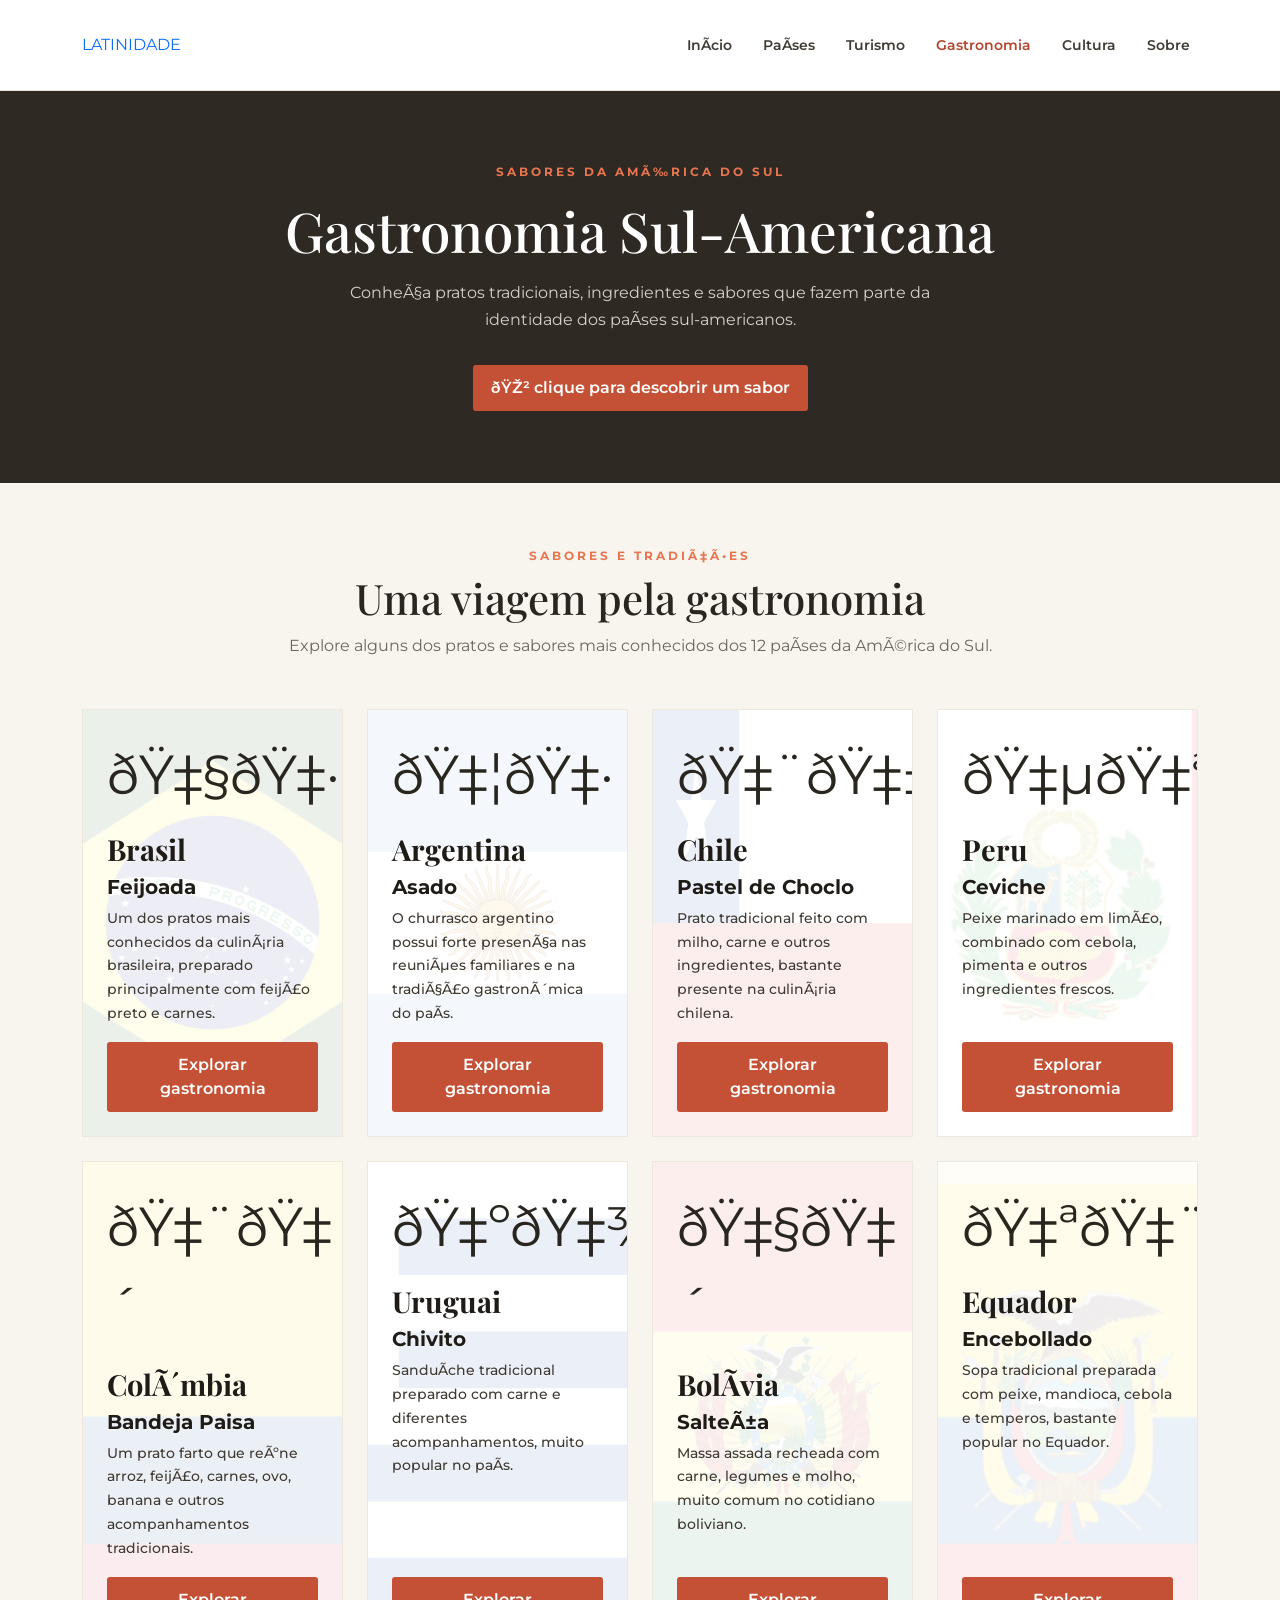
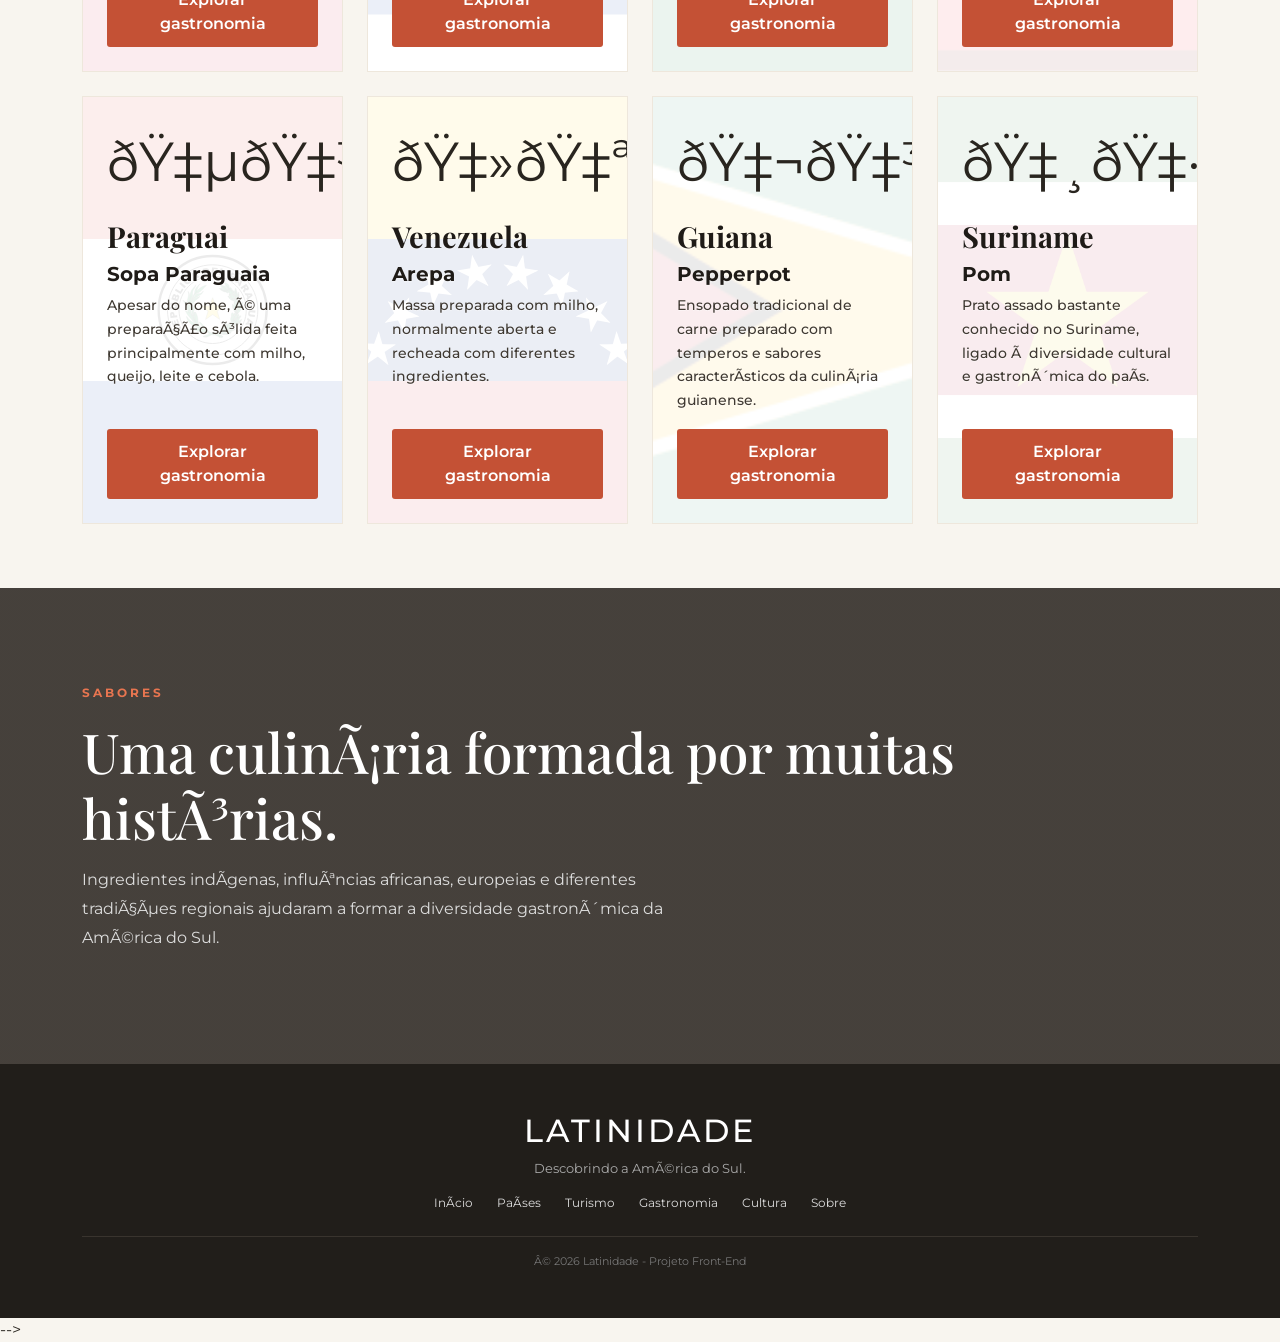
<file: gastronomia.html>
<!-- <!DOCTYPE html>
<html lang="pt-BR">

<head>
    <meta charset="UTF-8">

    <meta name="viewport" content="width=device-width, initial-scale=1.0">

    <title>Gastronomia | Latinidade</title>

    <!-- Bootstrap -->
<link href="https://cdn.jsdelivr.net/npm/bootstrap@5.3.3/dist/css/bootstrap.min.css" rel="stylesheet">

<!-- CSS do projeto -->
<link rel="stylesheet" href="css/style.css">


<!-- Ajustes específicos da Gastronomia -->
<style>
    .food-card {
        display: flex;
        flex-direction: column;
        height: 100%;
        transition: transform 0.3s ease, box-shadow 0.3s ease;
    }

    .food-card:hover {
        transform: translateY(-6px);
        box-shadow: 0 12px 28px rgba(0, 0, 0, 0.12);
    }

    .food-card p {
        min-height: 95px;
    }

    .food-card .btn-card {
        margin-top: auto;
    }


    /* IMAGEM DO MODAL */

    .food-modal-hero {
        height: 250px;

        background-size: cover;
        background-position: center;

        position: relative;

        border-radius: 8px 8px 0 0;

        overflow: hidden;
    }


    .food-modal-hero::after {
        content: "";

        position: absolute;

        inset: 0;

        background: linear-gradient(to top,
                rgba(30, 25, 20, 0.92),
                rgba(30, 25, 20, 0.10));
    }


    .food-modal-content {
        position: absolute;

        left: 30px;
        bottom: 25px;

        color: white;

        z-index: 2;
    }


    .food-modal-content .flag {
        font-size: 34px;
    }


    .food-modal-content h2 {
        font-family: "Playfair Display", serif;

        font-size: 34px;

        margin: 5px 0;
    }


    .food-modal-content p {
        margin: 0;

        opacity: 0.9;
    }


    .food-modal-close {
        position: absolute;

        top: 18px;
        right: 18px;

        z-index: 3;

        background-color: rgba(255, 255, 255, 0.9);

        border-radius: 50%;

        padding: 9px;
    }


    .food-info {
        border-left: 3px solid #b5462e;

        padding-left: 15px;

        margin-bottom: 22px;
    }


    .food-info strong {
        display: block;

        color: #b5462e;

        margin-bottom: 5px;
    }


    @media (max-width: 576px) {

        .food-modal-hero {
            height: 210px;
        }

        .food-modal-content {
            left: 20px;
            bottom: 20px;
        }

        .food-modal-content h2 {
            font-size: 27px;
        }

    }
</style>

</head>



<body>


    <!-- =================================
     MENU
================================= -->

    <header>

        <nav class="navbar navbar-expand-lg">

            <div class="container">

                <a href="index.html" class="logo">
                    LATINIDADE
                </a>


                <button class="navbar-toggler" type="button" data-bs-toggle="collapse" data-bs-target="#menuPrincipal">

                    <span class="navbar-toggler-icon"></span>

                </button>


                <div class="collapse navbar-collapse" id="menuPrincipal">

                    <ul class="navbar-nav ms-auto">

                        <li class="nav-item">
                            <a class="nav-link" href="index.html">
                                Início
                            </a>
                        </li>


                        <li class="nav-item">
                            <a class="nav-link" href="paises.html">
                                Países
                            </a>
                        </li>


                        <li class="nav-item">
                            <a class="nav-link" href="turismo.html">
                                Turismo
                            </a>
                        </li>


                        <li class="nav-item">
                            <a class="nav-link active" href="gastronomia.html">
                                Gastronomia
                            </a>
                        </li>


                        <li class="nav-item">
                            <a class="nav-link" href="cultura.html">
                                Cultura
                            </a>
                        </li>


                        <li class="nav-item">
                            <a class="nav-link" href="sobre.html">
                                Sobre
                            </a>
                        </li>

                    </ul>

                </div>

            </div>

        </nav>

    </header>



    <main>


        <!-- =================================
     CABEÇALHO
================================= -->

        <section class="page-header py-5">

            <div class="container text-center py-4">

                <span>
                    SABORES DA AMÉRICA DO SUL
                </span>

                <h1 class="mt-3">
                    Gastronomia Sul-Americana
                </h1>

                <p class="mx-auto mt-3">

                    Conheça pratos tradicionais,
                    ingredientes e sabores que fazem parte
                    da identidade dos países sul-americanos.

                </p>

                <button class="btn-card mt-3" onclick="saborAleatorio()">

                    🎲 clique para descobrir um sabor

                </button>

            </div>

        </section>



        <!-- =================================
     CARDS
================================= -->

        <section class="py-5">

            <div class="container py-3">


                <div class="section-title text-center mb-5">

                    <span>
                        SABORES E TRADIÇÕES
                    </span>

                    <h2 class="mt-2">
                        Uma viagem pela gastronomia
                    </h2>

                    <p class="intro-text mx-auto">

                        Explore alguns dos pratos e sabores
                        mais conhecidos dos 12 países
                        da América do Sul.

                    </p>

                </div>



                <div class="row g-4">


                    <!-- BRASIL -->

                    <div class="col-12 col-md-6 col-lg-4 col-xl-3">

                        <div class="food-card p-4">

                            <div class="food-icon mb-3">
                                🇧🇷
                            </div>

                            <h2>Brasil</h2>

                            <h5>Feijoada</h5>

                            <p>
                                Um dos pratos mais conhecidos da culinária
                                brasileira, preparado principalmente
                                com feijão preto e carnes.
                            </p>

                            <button class="btn-card" onclick="abrirGastronomia('Brasil')">

                                Explorar gastronomia

                            </button>

                        </div>

                    </div>



                    <!-- ARGENTINA -->

                    <div class="col-12 col-md-6 col-lg-4 col-xl-3">

                        <div class="food-card p-4">

                            <div class="food-icon mb-3">
                                🇦🇷
                            </div>

                            <h2>Argentina</h2>

                            <h5>Asado</h5>

                            <p>
                                O churrasco argentino possui forte presença
                                nas reuniões familiares e na tradição
                                gastronômica do país.
                            </p>

                            <button class="btn-card" onclick="abrirGastronomia('Argentina')">

                                Explorar gastronomia

                            </button>

                        </div>

                    </div>



                    <!-- CHILE -->

                    <div class="col-12 col-md-6 col-lg-4 col-xl-3">

                        <div class="food-card p-4">

                            <div class="food-icon mb-3">
                                🇨🇱
                            </div>

                            <h2>Chile</h2>

                            <h5>Pastel de Choclo</h5>

                            <p>
                                Prato tradicional feito com milho,
                                carne e outros ingredientes,
                                bastante presente na culinária chilena.
                            </p>

                            <button class="btn-card" onclick="abrirGastronomia('Chile')">

                                Explorar gastronomia

                            </button>

                        </div>

                    </div>



                    <!-- PERU -->

                    <div class="col-12 col-md-6 col-lg-4 col-xl-3">

                        <div class="food-card p-4">

                            <div class="food-icon mb-3">
                                🇵🇪
                            </div>

                            <h2>Peru</h2>

                            <h5>Ceviche</h5>

                            <p>
                                Peixe marinado em limão,
                                combinado com cebola, pimenta
                                e outros ingredientes frescos.
                            </p>

                            <button class="btn-card" onclick="abrirGastronomia('Peru')">

                                Explorar gastronomia

                            </button>

                        </div>

                    </div>



                    <!-- COLÔMBIA -->

                    <div class="col-12 col-md-6 col-lg-4 col-xl-3">

                        <div class="food-card p-4">

                            <div class="food-icon mb-3">
                                🇨🇴
                            </div>

                            <h2>Colômbia</h2>

                            <h5>Bandeja Paisa</h5>

                            <p>
                                Um prato farto que reúne arroz,
                                feijão, carnes, ovo, banana e outros
                                acompanhamentos tradicionais.
                            </p>

                            <button class="btn-card" onclick="abrirGastronomia('Colômbia')">

                                Explorar gastronomia

                            </button>

                        </div>

                    </div>



                    <!-- URUGUAI -->

                    <div class="col-12 col-md-6 col-lg-4 col-xl-3">

                        <div class="food-card p-4">

                            <div class="food-icon mb-3">
                                🇺🇾
                            </div>

                            <h2>Uruguai</h2>

                            <h5>Chivito</h5>

                            <p>
                                Sanduíche tradicional preparado
                                com carne e diferentes acompanhamentos,
                                muito popular no país.
                            </p>

                            <button class="btn-card" onclick="abrirGastronomia('Uruguai')">

                                Explorar gastronomia

                            </button>

                        </div>

                    </div>



                    <!-- BOLÍVIA -->

                    <div class="col-12 col-md-6 col-lg-4 col-xl-3">

                        <div class="food-card p-4">

                            <div class="food-icon mb-3">
                                🇧🇴
                            </div>

                            <h2>Bolívia</h2>

                            <h5>Salteña</h5>

                            <p>
                                Massa assada recheada com carne,
                                legumes e molho, muito comum
                                no cotidiano boliviano.
                            </p>

                            <button class="btn-card" onclick="abrirGastronomia('Bolívia')">

                                Explorar gastronomia

                            </button>

                        </div>

                    </div>



                    <!-- EQUADOR -->

                    <div class="col-12 col-md-6 col-lg-4 col-xl-3">

                        <div class="food-card p-4">

                            <div class="food-icon mb-3">
                                🇪🇨
                            </div>

                            <h2>Equador</h2>

                            <h5>Encebollado</h5>

                            <p>
                                Sopa tradicional preparada com peixe,
                                mandioca, cebola e temperos,
                                bastante popular no Equador.
                            </p>

                            <button class="btn-card" onclick="abrirGastronomia('Equador')">

                                Explorar gastronomia

                            </button>

                        </div>

                    </div>



                    <!-- PARAGUAI -->

                    <div class="col-12 col-md-6 col-lg-4 col-xl-3">

                        <div class="food-card p-4">

                            <div class="food-icon mb-3">
                                🇵🇾
                            </div>

                            <h2>Paraguai</h2>

                            <h5>Sopa Paraguaia</h5>

                            <p>
                                Apesar do nome, é uma preparação sólida
                                feita principalmente com milho,
                                queijo, leite e cebola.
                            </p>

                            <button class="btn-card" onclick="abrirGastronomia('Paraguai')">

                                Explorar gastronomia

                            </button>

                        </div>

                    </div>



                    <!-- VENEZUELA -->

                    <div class="col-12 col-md-6 col-lg-4 col-xl-3">

                        <div class="food-card p-4">

                            <div class="food-icon mb-3">
                                🇻🇪
                            </div>

                            <h2>Venezuela</h2>

                            <h5>Arepa</h5>

                            <p>
                                Massa preparada com milho,
                                normalmente aberta e recheada
                                com diferentes ingredientes.
                            </p>

                            <button class="btn-card" onclick="abrirGastronomia('Venezuela')">

                                Explorar gastronomia

                            </button>

                        </div>

                    </div>



                    <!-- GUIANA -->

                    <div class="col-12 col-md-6 col-lg-4 col-xl-3">

                        <div class="food-card p-4">

                            <div class="food-icon mb-3">
                                🇬🇾
                            </div>

                            <h2>Guiana</h2>

                            <h5>Pepperpot</h5>

                            <p>
                                Ensopado tradicional de carne
                                preparado com temperos e sabores
                                característicos da culinária guianense.
                            </p>

                            <button class="btn-card" onclick="abrirGastronomia('Guiana')">

                                Explorar gastronomia

                            </button>

                        </div>

                    </div>



                    <!-- SURINAME -->

                    <div class="col-12 col-md-6 col-lg-4 col-xl-3">

                        <div class="food-card p-4">

                            <div class="food-icon mb-3">
                                🇸🇷
                            </div>

                            <h2>Suriname</h2>

                            <h5>Pom</h5>

                            <p>
                                Prato assado bastante conhecido
                                no Suriname, ligado à diversidade
                                cultural e gastronômica do país.
                            </p>

                            <button class="btn-card" onclick="abrirGastronomia('Suriname')">

                                Explorar gastronomia

                            </button>

                        </div>

                    </div>


                </div>

            </div>

        </section>



        <!-- =================================
     DESTAQUE FINAL
================================= -->

        <section class="culture-highlight py-5">

            <div class="container py-5">

                <span class="small-title">
                    SABORES
                </span>

                <h2 class="mt-3">
                    Uma culinária formada por muitas histórias.
                </h2>

                <p class="mt-3">

                    Ingredientes indígenas,
                    influências africanas, europeias
                    e diferentes tradições regionais
                    ajudaram a formar a diversidade
                    gastronômica da América do Sul.

                </p>

            </div>

        </section>


    </main>



    <!-- =================================
     RODAPÉ
================================= -->

    <footer class="py-5">

        <div class="container text-center">

            <h2>LATINIDADE</h2>

            <p>
                Descobrindo a América do Sul.
            </p>


            <div class="footer-links d-flex justify-content-center flex-wrap gap-4">

                <a href="index.html">Início</a>

                <a href="paises.html">Países</a>

                <a href="turismo.html">Turismo</a>

                <a href="gastronomia.html">Gastronomia</a>

                <a href="cultura.html">Cultura</a>

                <a href="sobre.html">Sobre</a>

            </div>


            <p class="copyright mt-4 pt-3 mb-0">

                © 2026 Latinidade - Projeto Front-End

            </p>

        </div>

    </footer>



    <!-- =================================
     MODAL
================================= -->

    <div class="modal fade" id="modalGastronomia" tabindex="-1">

        <div class="modal-dialog modal-dialog-centered modal-lg">

            <div class="modal-content">


                <!-- FOTO DO PRATO -->

                <div class="food-modal-hero" id="modalImagem">


                    <button type="button" class="btn-close food-modal-close" data-bs-dismiss="modal"
                        aria-label="Fechar">
                    </button>


                    <div class="food-modal-content">

                        <div class="flag" id="modalBandeira">
                        </div>


                        <h2 id="modalPrato">
                            Prato
                        </h2>


                        <p id="modalPais">
                            País
                        </p>

                    </div>

                </div>



                <!-- INFORMAÇÕES -->

                <div class="modal-body p-4 p-md-5">


                    <div class="food-info">

                        <strong>
                            🍽️ Sobre o prato
                        </strong>

                        <span id="modalDescricao">
                        </span>

                    </div>



                    <div class="food-info">

                        <strong>
                            🥘 Principais ingredientes
                        </strong>

                        <span id="modalIngredientes">
                        </span>

                    </div>



                    <div class="food-info">

                        <strong>
                            💡 Curiosidade
                        </strong>

                        <span id="modalCuriosidade">
                        </span>

                    </div>



                    <div class="text-end mt-4">

                        <button class="btn-card" data-bs-dismiss="modal">

                            Fechar

                        </button>

                    </div>


                </div>

            </div>

        </div>

    </div>



    <!-- Bootstrap -->

    <script src="https://cdn.jsdelivr.net/npm/bootstrap@5.3.3/dist/js/bootstrap.bundle.min.js">
    </script>



    <!-- =================================
     JAVASCRIPT
================================= -->

    <script>


        const gastronomias = {


            Brasil: {

                bandeira: "🇧🇷",

                prato: "Feijoada",

                imagem: "img/gastronomia/brasil.jpg",

                descricao:
                    "A feijoada é um dos pratos mais conhecidos da culinária brasileira e costuma ser servida acompanhada de arroz, couve e outros complementos.",

                ingredientes:
                    "Feijão preto, carnes, arroz, couve e temperos.",

                curiosidade:
                    "Existem diferentes formas de preparar a feijoada de acordo com a região e os costumes locais."

            },


            Argentina: {

                bandeira: "🇦🇷",

                prato: "Asado",

                imagem: "img/gastronomia/argentina.jpg",

                descricao:
                    "O asado faz parte da tradição culinária argentina e está muito ligado a encontros familiares e sociais.",

                ingredientes:
                    "Diferentes cortes de carne preparados na churrasqueira ou parrilla.",

                curiosidade:
                    "A parrilla argentina possui grande importância na cultura gastronômica do país."

            },


            Chile: {

                bandeira: "🇨🇱",

                prato: "Pastel de Choclo",

                imagem: "img/gastronomia/chile.jpg",

                descricao:
                    "Prato tradicional chileno preparado com uma camada de milho sobre um recheio saboroso.",

                ingredientes:
                    "Milho, carne, cebola, ovo e temperos.",

                curiosidade:
                    "É muito associado à culinária caseira tradicional chilena."

            },


            Peru: {

                bandeira: "🇵🇪",

                prato: "Ceviche",

                imagem: "img/gastronomia/peru.jpg",

                descricao:
                    "O ceviche é preparado com peixe fresco marinado em suco cítrico e temperado com outros ingredientes.",

                ingredientes:
                    "Peixe, limão, cebola, pimenta e coentro.",

                curiosidade:
                    "É um dos pratos peruanos mais conhecidos internacionalmente."

            },


            Colômbia: {

                bandeira: "🇨🇴",

                prato: "Bandeja Paisa",

                imagem: "img/gastronomia/colombia.jpg",

                descricao:
                    "Prato conhecido pela variedade e quantidade de acompanhamentos servidos juntos.",

                ingredientes:
                    "Arroz, feijão, carne, ovo, banana, abacate e outros acompanhamentos.",

                curiosidade:
                    "É especialmente associada à região de Antioquia."

            },


            Uruguai: {

                bandeira: "🇺🇾",

                prato: "Chivito",

                imagem: "img/gastronomia/uruguai.jpg",

                descricao:
                    "O chivito é um sanduíche muito conhecido no Uruguai, servido com carne e diferentes acompanhamentos.",

                ingredientes:
                    "Carne, pão, queijo, presunto, tomate e outros acompanhamentos.",

                curiosidade:
                    "Existem diversas versões do chivito em restaurantes uruguaios."

            },


            Bolívia: {

                bandeira: "🇧🇴",

                prato: "Salteña",

                imagem: "img/gastronomia/bolivia.jpg",

                descricao:
                    "A salteña é uma massa assada recheada e muito popular na Bolívia.",

                ingredientes:
                    "Massa, carne, legumes, batata e molho temperado.",

                curiosidade:
                    "É frequentemente consumida como lanche durante a manhã."

            },


            Equador: {

                bandeira: "🇪🇨",

                prato: "Encebollado",

                imagem: "img/gastronomia/equador.jpg",

                descricao:
                    "O encebollado é uma sopa de peixe bastante conhecida na culinária equatoriana.",

                ingredientes:
                    "Peixe, mandioca, cebola, tomate e temperos.",

                curiosidade:
                    "É especialmente popular nas regiões costeiras do país."

            },


            Paraguai: {

                bandeira: "🇵🇾",

                prato: "Sopa Paraguaia",

                imagem: "img/gastronomia/paraguai.png",

                descricao:
                    "Apesar do nome, a sopa paraguaia não é líquida. É uma preparação assada tradicional.",

                ingredientes:
                    "Farinha de milho, queijo, leite, ovos e cebola.",

                curiosidade:
                    "O nome curioso é uma das características mais conhecidas desse prato."

            },


            Venezuela: {

                bandeira: "🇻🇪",

                prato: "Arepa",

                imagem: "img/gastronomia/venezuela.jpg",

                descricao:
                    "A arepa é preparada com massa de milho e pode receber diversos tipos de recheio.",

                ingredientes:
                    "Farinha de milho, água e diferentes recheios.",

                curiosidade:
                    "Pode ser consumida em diferentes momentos do dia."

            },


            Guiana: {

                bandeira: "🇬🇾",

                prato: "Pepperpot",

                imagem: "img/gastronomia/guiana.jpg",

                descricao:
                    "O pepperpot é um ensopado tradicional da culinária da Guiana.",

                ingredientes:
                    "Carne, especiarias e molhos tradicionais.",

                curiosidade:
                    "É um prato ligado a tradições indígenas e muito presente em ocasiões especiais."

            },


            Suriname: {

                bandeira: "🇸🇷",

                prato: "Pom",

                imagem: "img/gastronomia/suriname.jpg",

                descricao:
                    "Pom é um prato assado bastante popular no Suriname e representa a diversidade cultural da culinária local.",

                ingredientes:
                    "Raiz de pomtajer, carne de frango, temperos e outros ingredientes.",

                curiosidade:
                    "É muito associado a celebrações e reuniões familiares."

            }

        };



        function abrirGastronomia(pais) {

            const comida = gastronomias[pais];


            document.getElementById("modalImagem").style.backgroundImage =
                `url('${comida.imagem}')`;


            document.getElementById("modalBandeira").textContent =
                comida.bandeira;


            document.getElementById("modalPrato").textContent =
                comida.prato;


            document.getElementById("modalPais").textContent =
                pais;


            document.getElementById("modalDescricao").textContent =
                comida.descricao;


            document.getElementById("modalIngredientes").textContent =
                comida.ingredientes;


            document.getElementById("modalCuriosidade").textContent =
                comida.curiosidade;


            const modal =
                new bootstrap.Modal(
                    document.getElementById("modalGastronomia")
                );


            modal.show();

        }

        let filaDeSabores = [];

        function saborAleatorio() {

            // Se a fila acabou, cria uma nova com todos os países
            if (filaDeSabores.length === 0) {

                filaDeSabores = Object.keys(gastronomias);

                // Embaralha a ordem dos países
                for (let i = filaDeSabores.length - 1; i > 0; i--) {

                    const j = Math.floor(Math.random() * (i + 1));

                    [filaDeSabores[i], filaDeSabores[j]] =
                        [filaDeSabores[j], filaDeSabores[i]];
                }
            }

            // Pega o primeiro país da fila
            const paisEscolhido = filaDeSabores.shift();

            // Abre o modal desse país
            abrirGastronomia(paisEscolhido);
        }


    </script>


</body>

</html> -->
</file>
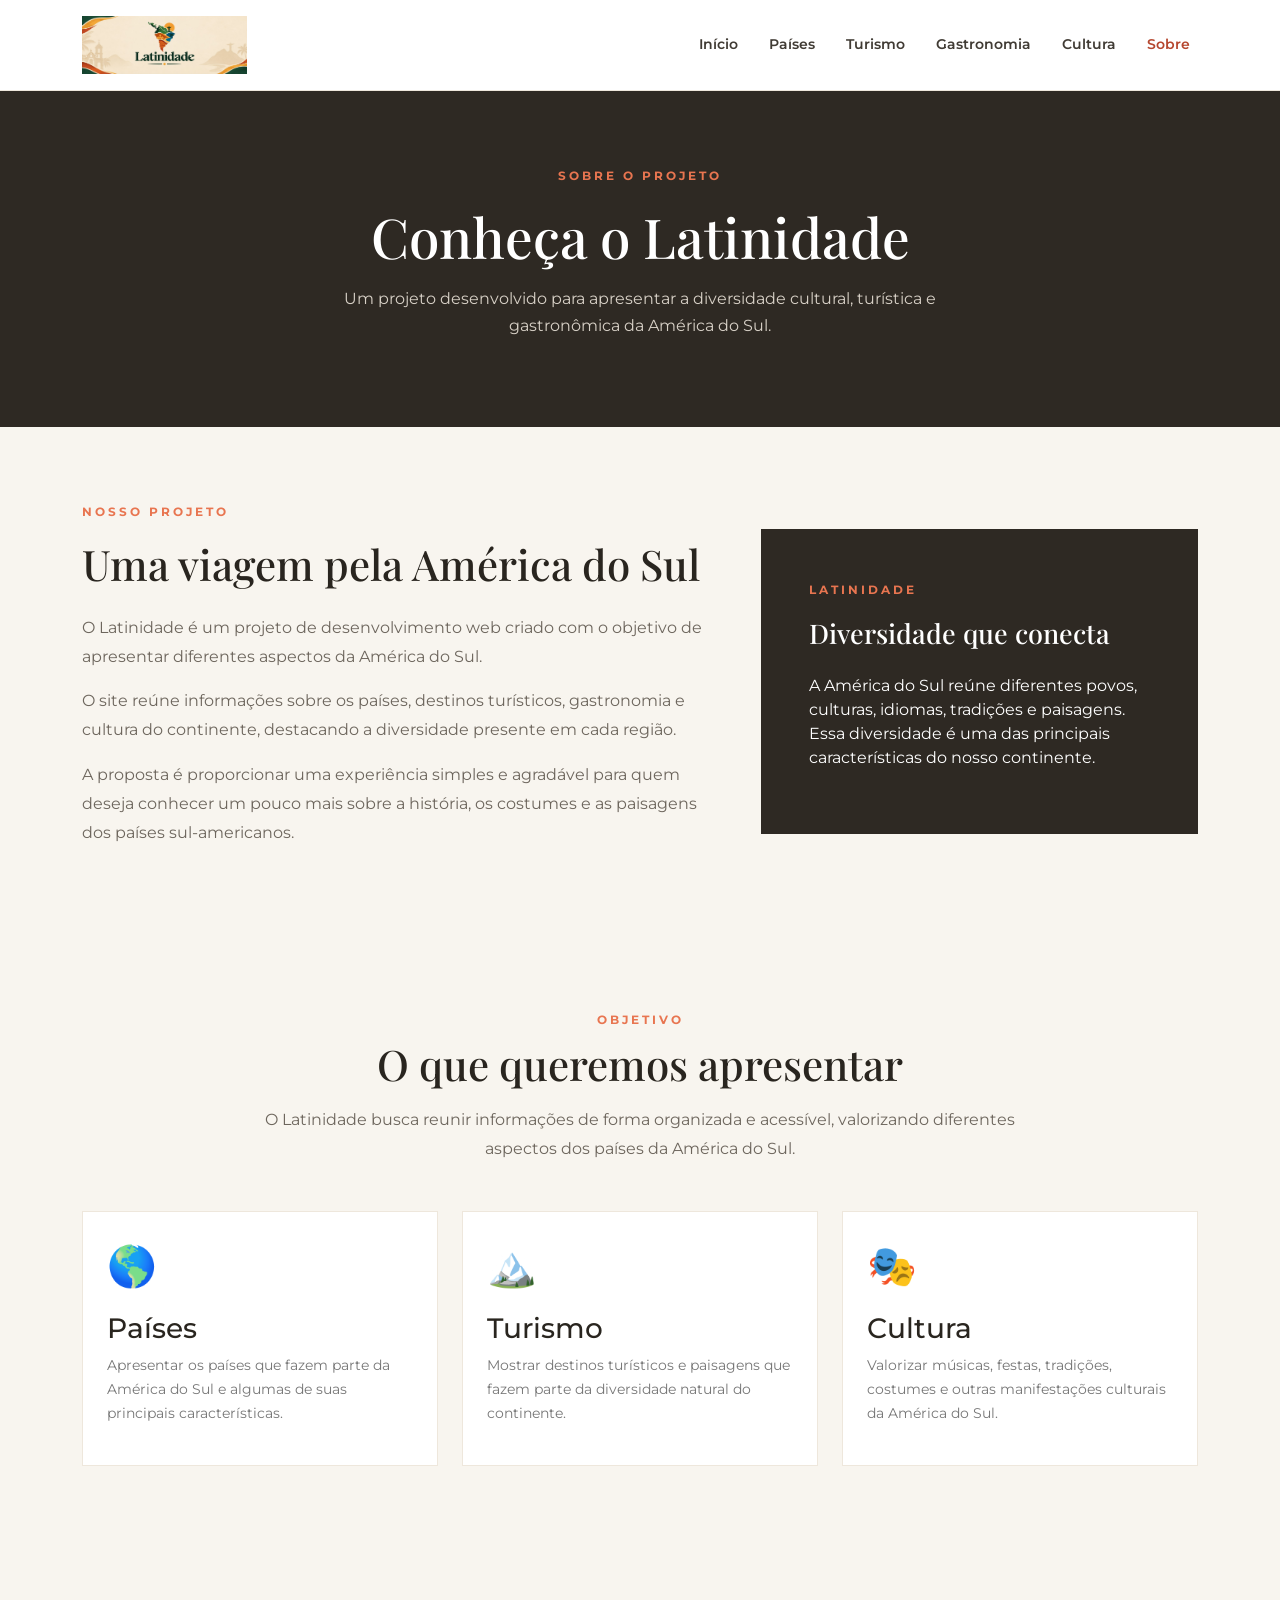
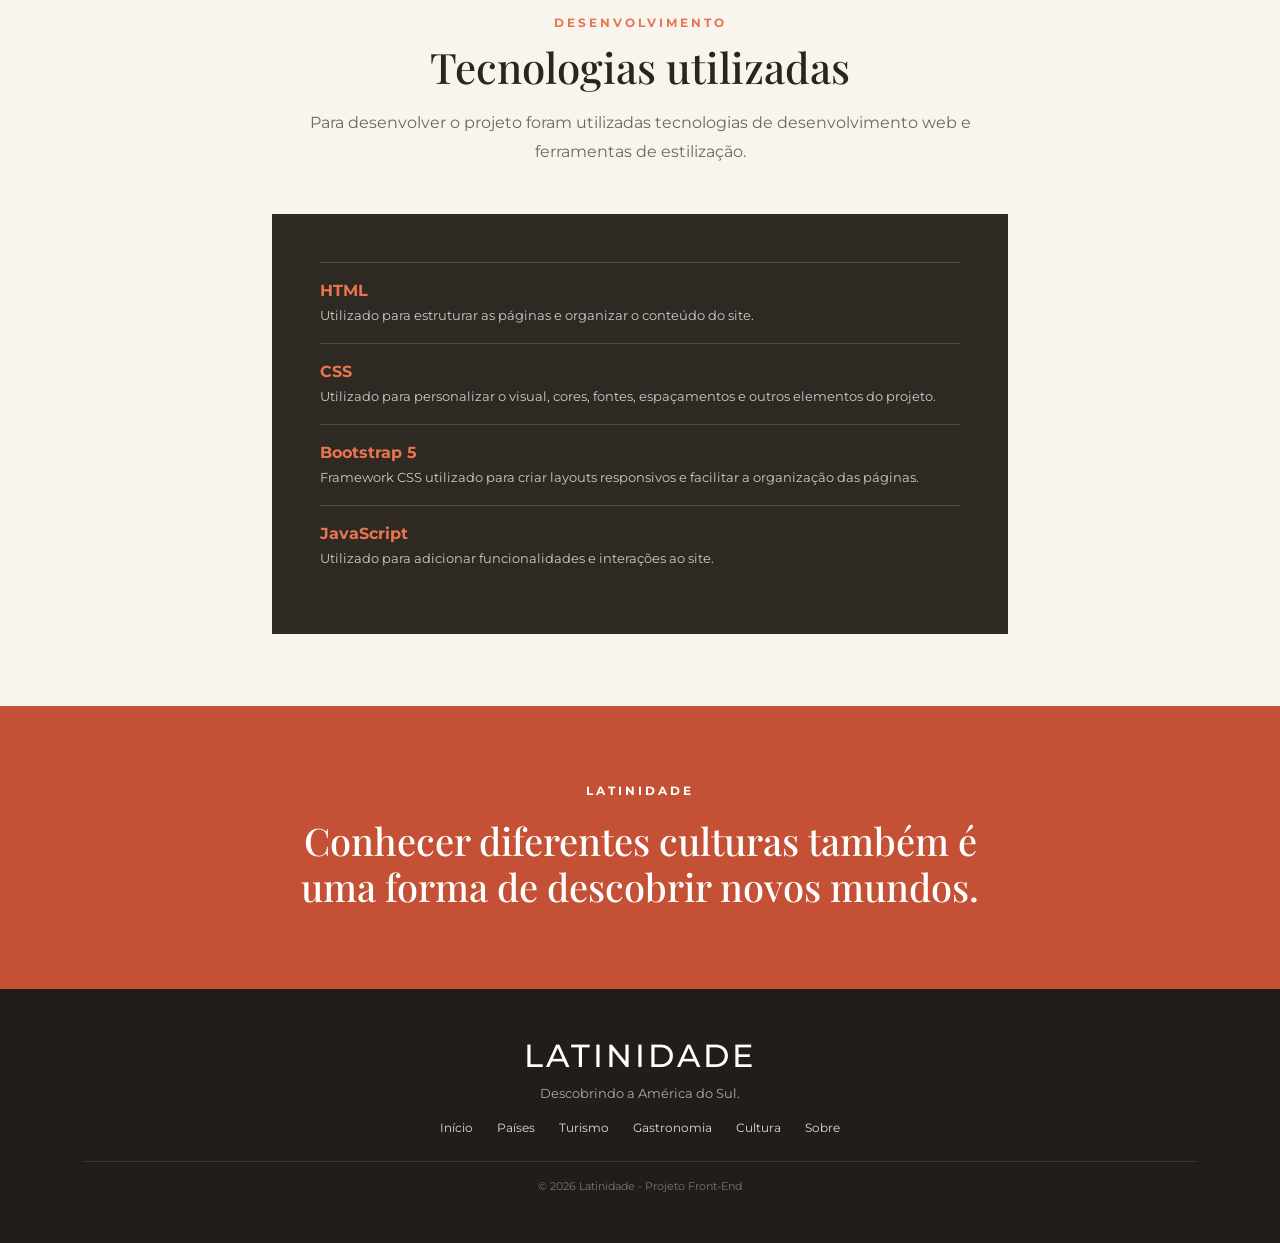
<file: sobre.html>
<!DOCTYPE html>
<html lang="pt-BR">

<head>

    <meta charset="UTF-8">
    <meta name="viewport" content="width=device-width, initial-scale=1.0">

    <title>Sobre | Latinidade</title>

    <!-- Bootstrap 5 -->
    <link
        href="https://cdn.jsdelivr.net/npm/bootstrap@5.3.3/dist/css/bootstrap.min.css"
        rel="stylesheet">

    <!-- CSS personalizado -->
    <link rel="stylesheet" href="css/style.css">

</head>

<body>

<header>

    <nav class="navbar navbar-expand-lg">

        <div class="container">

            <!-- LOGO -->
            <a href="index.html" class="logo">

                <img
                    src="img/logolatinidade.jpeg"
                    alt="Logo Latinidade">

            </a>


            <!-- BOTÃO MOBILE -->
            <button
                class="navbar-toggler"
                type="button"
                data-bs-toggle="collapse"
                data-bs-target="#menuPrincipal"
                aria-controls="menuPrincipal"
                aria-expanded="false"
                aria-label="Abrir menu">

                <span class="navbar-toggler-icon"></span>

            </button>


            <!-- MENU -->
            <div
                class="collapse navbar-collapse"
                id="menuPrincipal">

                <ul class="navbar-nav ms-auto">

                    <li class="nav-item">
                        <a class="nav-link" href="index.html">
                            Início
                        </a>
                    </li>

                    <li class="nav-item">
                        <a class="nav-link" href="paises.html">
                            Países
                        </a>
                    </li>

                    <li class="nav-item">
                        <a class="nav-link" href="turismo.html">
                            Turismo
                        </a>
                    </li>

                    <li class="nav-item">
                        <a class="nav-link" href="gastronomia.html">
                            Gastronomia
                        </a>
                    </li>

                    <li class="nav-item">
                        <a class="nav-link" href="cultura.html">
                            Cultura
                        </a>
                    </li>

                    <li class="nav-item">
                        <a class="nav-link active" href="sobre.html">
                            Sobre
                        </a>
                    </li>

                </ul>

            </div>

        </div>

    </nav>

</header>


<main>

    <!-- CABEÇALHO -->
    <section class="page-header py-5">

        <div class="container text-center py-4">

            <span>
                SOBRE O PROJETO
            </span>

            <h1 class="mt-3">
                Conheça o Latinidade
            </h1>

            <p class="mx-auto mt-3">
                Um projeto desenvolvido para apresentar a diversidade
                cultural, turística e gastronômica da América do Sul.
            </p>

        </div>

    </section>


    <!-- SOBRE O PROJETO -->
    <section class="py-5">

        <div class="container py-4">

            <div class="row align-items-center g-5">

                <div class="col-12 col-lg-7">

                    <div class="about-text">

                        <span class="small-title">
                            NOSSO PROJETO
                        </span>

                        <h2 class="mt-3">
                            Uma viagem pela América do Sul
                        </h2>

                        <p class="mt-4">
                            O Latinidade é um projeto de desenvolvimento
                            web criado com o objetivo de apresentar
                            diferentes aspectos da América do Sul.
                        </p>

                        <p>
                            O site reúne informações sobre os países,
                            destinos turísticos, gastronomia e cultura
                            do continente, destacando a diversidade
                            presente em cada região.
                        </p>

                        <p>
                            A proposta é proporcionar uma experiência
                            simples e agradável para quem deseja conhecer
                            um pouco mais sobre a história, os costumes
                            e as paisagens dos países sul-americanos.
                        </p>

                    </div>

                </div>


                <div class="col-12 col-lg-5">

                    <div class="about-box p-4 p-md-5">

                        <span class="small-title">
                            LATINIDADE
                        </span>

                        <h3 class="mt-3">
                            Diversidade que conecta
                        </h3>

                        <p class="mt-4">
                            A América do Sul reúne diferentes povos,
                            culturas, idiomas, tradições e paisagens.
                            Essa diversidade é uma das principais
                            características do nosso continente.
                        </p>

                    </div>

                </div>

            </div>

        </div>

    </section>


    <!-- OBJETIVO -->
    <section class="py-5">

        <div class="container py-4">

            <div class="section-title text-center mb-5">

                <span>
                    OBJETIVO
                </span>

                <h2 class="objective-title mt-2">
                    O que queremos apresentar
                </h2>

                <p class="intro-text mx-auto mt-3">
                    O Latinidade busca reunir informações de forma
                    organizada e acessível, valorizando diferentes
                    aspectos dos países da América do Sul.
                </p>

            </div>


            <div class="row g-4">

                <!-- PAÍSES -->
                <div class="col-12 col-md-4">

                    <div class="info-card h-100 p-4">

                        <div class="card-icon mb-3">
                            🌎
                        </div>

                        <h3>
                            Países
                        </h3>

                        <p>
                            Apresentar os países que fazem parte da
                            América do Sul e algumas de suas
                            principais características.
                        </p>

                    </div>

                </div>


                <!-- TURISMO -->
                <div class="col-12 col-md-4">

                    <div class="info-card h-100 p-4">

                        <div class="card-icon mb-3">
                            🏔️
                        </div>

                        <h3>
                            Turismo
                        </h3>

                        <p>
                            Mostrar destinos turísticos e paisagens
                            que fazem parte da diversidade natural
                            do continente.
                        </p>

                    </div>

                </div>


                <!-- CULTURA -->
                <div class="col-12 col-md-4">

                    <div class="info-card h-100 p-4">

                        <div class="card-icon mb-3">
                            🎭
                        </div>

                        <h3>
                            Cultura
                        </h3>

                        <p>
                            Valorizar músicas, festas, tradições,
                            costumes e outras manifestações culturais
                            da América do Sul.
                        </p>

                    </div>

                </div>

            </div>

        </div>

    </section>


    <!-- TECNOLOGIAS -->
    <section class="py-5">

        <div class="container py-4">

            <div class="section-title text-center mb-5">

                <span>
                    DESENVOLVIMENTO
                </span>

                <h2 class="mt-2">
                    Tecnologias utilizadas
                </h2>

                <p class="intro-text mx-auto mt-3">
                    Para desenvolver o projeto foram utilizadas
                    tecnologias de desenvolvimento web e ferramentas
                    de estilização.
                </p>

            </div>


            <div class="row justify-content-center">

                <div class="col-12 col-md-10 col-lg-8">

                    <div class="about-box p-4 p-md-5">

                        <div class="tech py-3">

                            <strong>
                                HTML
                            </strong>

                            <span>
                                Utilizado para estruturar as páginas
                                e organizar o conteúdo do site.
                            </span>

                        </div>


                        <div class="tech py-3">

                            <strong>
                                CSS
                            </strong>

                            <span>
                                Utilizado para personalizar o visual,
                                cores, fontes, espaçamentos e outros
                                elementos do projeto.
                            </span>

                        </div>


                        <div class="tech py-3">

                            <strong>
                                Bootstrap 5
                            </strong>

                            <span>
                                Framework CSS utilizado para criar
                                layouts responsivos e facilitar a
                                organização das páginas.
                            </span>

                        </div>


                        <div class="tech py-3">

                            <strong>
                                JavaScript
                            </strong>

                            <span>
                                Utilizado para adicionar funcionalidades
                                e interações ao site.
                            </span>

                        </div>

                    </div>

                </div>

            </div>

        </div>

    </section>


    <!-- FRASE -->
    <section class="quote-section py-5">

        <div class="container text-center py-4">

            <span>
                LATINIDADE
            </span>

            <h2 class="mx-auto mt-3">
                Conhecer diferentes culturas também é uma forma
                de descobrir novos mundos.
            </h2>

        </div>

    </section>

</main>


<!-- FOOTER -->
<footer class="py-5">

    <div class="container text-center">

        <h2>
            LATINIDADE
        </h2>

        <p>
            Descobrindo a América do Sul.
        </p>

        <div class="footer-links d-flex justify-content-center flex-wrap gap-4">

            <a href="index.html">Início</a>
            <a href="paises.html">Países</a>
            <a href="turismo.html">Turismo</a>
            <a href="gastronomia.html">Gastronomia</a>
            <a href="cultura.html">Cultura</a>
            <a href="sobre.html">Sobre</a>

        </div>

        <p class="copyright mt-4 pt-3 mb-0">
            © 2026 Latinidade - Projeto Front-End
        </p>

    </div>

</footer>


<!-- Bootstrap JS -->
<script
    src="https://cdn.jsdelivr.net/npm/bootstrap@5.3.3/dist/js/bootstrap.bundle.min.js">
</script>

</body>
</html>
</file>
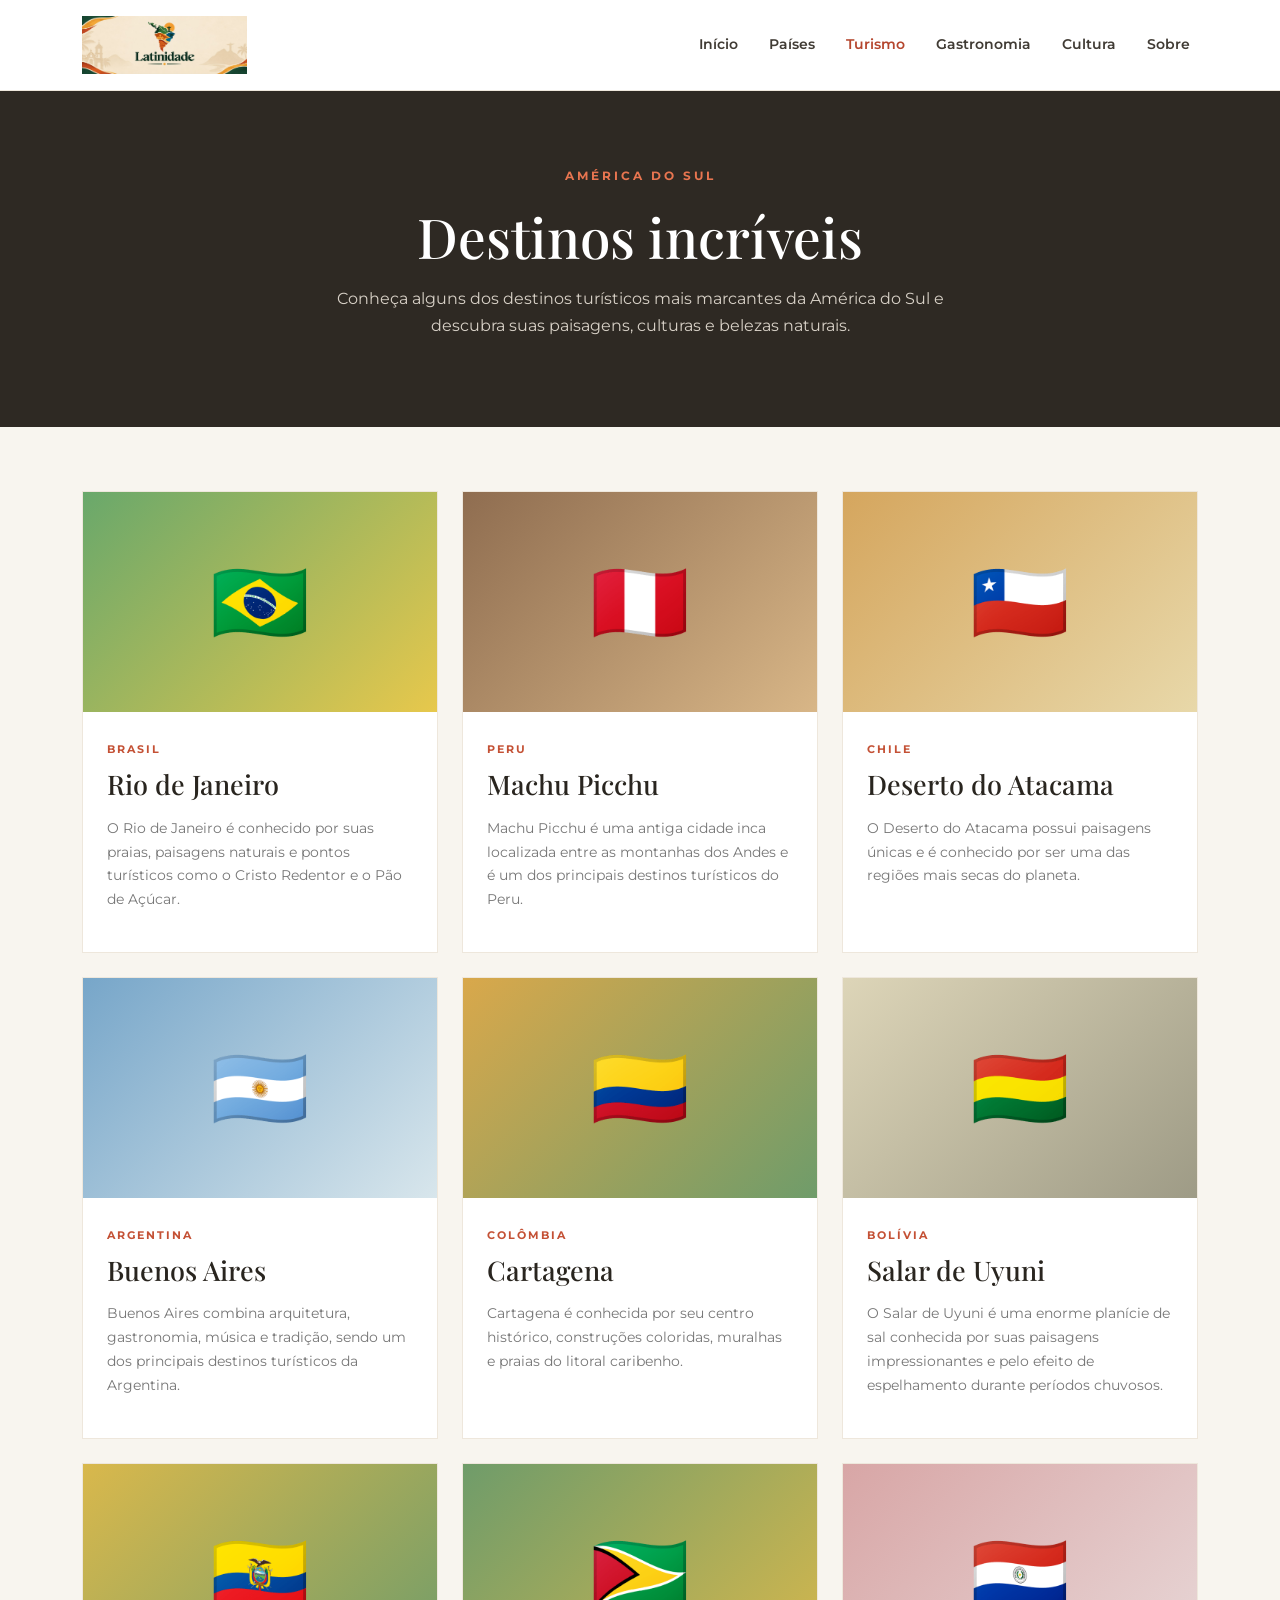
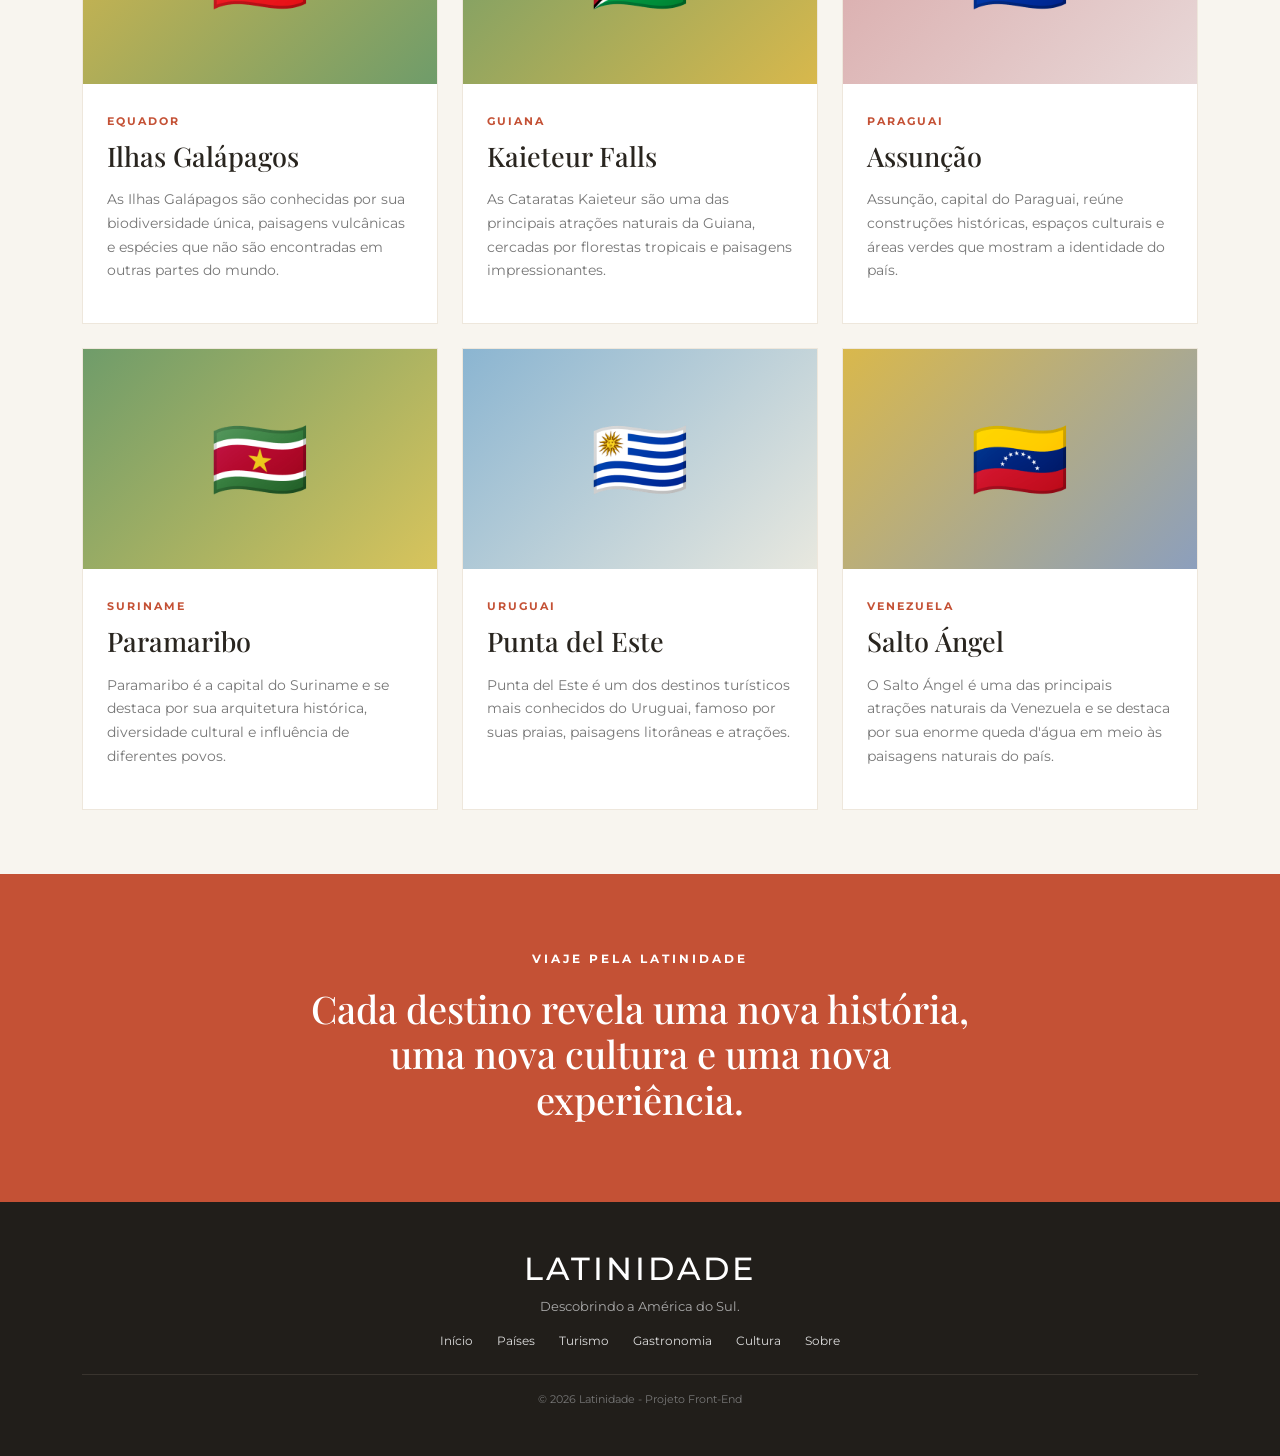
<file: turismo.html>
<!DOCTYPE html>
<html lang="pt-BR">

<head>
    <meta charset="UTF-8">
    <meta name="viewport" content="width=device-width, initial-scale=1.0">

    <title>Turismo | Latinidade</title>

    <!-- Bootstrap 5 -->
    <link
        href="https://cdn.jsdelivr.net/npm/bootstrap@5.3.3/dist/css/bootstrap.min.css"
        rel="stylesheet">

    <!-- CSS personalizado -->
    <link rel="stylesheet" href="css/style.css">
</head>

<body>

<header>
    <nav class="navbar navbar-expand-lg">

        <div class="container">

            <!-- LOGO -->
            <a href="index.html" class="logo">
                <img src="img/logolatinidade.jpeg" alt="Logo Latinidade">
            </a>

            <!-- BOTÃO MOBILE -->
            <button
                class="navbar-toggler"
                type="button"
                data-bs-toggle="collapse"
                data-bs-target="#menuPrincipal"
                aria-controls="menuPrincipal"
                aria-expanded="false"
                aria-label="Abrir menu">

                <span class="navbar-toggler-icon"></span>

            </button>

            <!-- MENU -->
            <div class="collapse navbar-collapse" id="menuPrincipal">

                <ul class="navbar-nav ms-auto">

                    <li class="nav-item">
                        <a class="nav-link" href="index.html">
                            Início
                        </a>
                    </li>

                    <li class="nav-item">
                        <a class="nav-link" href="paises.html">
                            Países
                        </a>
                    </li>

                    <li class="nav-item">
                        <a class="nav-link active" href="turismo.html">
                            Turismo
                        </a>
                    </li>

                    <li class="nav-item">
                        <a class="nav-link" href="gastronomia.html">
                            Gastronomia
                        </a>
                    </li>

                    <li class="nav-item">
                        <a class="nav-link" href="cultura.html">
                            Cultura
                        </a>
                    </li>

                    <li class="nav-item">
                        <a class="nav-link" href="sobre.html">
                            Sobre
                        </a>
                    </li>

                </ul>

            </div>

        </div>
    </nav>
</header>


<main>

    <!-- CABEÇALHO DA PÁGINA -->
    <section class="page-header py-5">

        <div class="container text-center py-4">

            <span>
                AMÉRICA DO SUL
            </span>

            <h1 class="mt-3">
                Destinos incríveis
            </h1>

            <p class="mx-auto mt-3">
                Conheça alguns dos destinos turísticos mais marcantes
                da América do Sul e descubra suas paisagens,
                culturas e belezas naturais.
            </p>

        </div>

    </section>


    <!-- DESTINOS -->
    <section class="py-5">

        <div class="container py-3">

            <div class="row g-4">


                <!-- BRASIL -->
                <div class="col-12 col-md-6 col-lg-4">

                    <div class="tourism-card h-100">

                        <div class="tourism-image brasil">
                            🇧🇷
                        </div>

                        <div class="tourism-content p-4">

                            <span>
                                BRASIL
                            </span>

                            <h2 class="mt-2">
                                Rio de Janeiro
                            </h2>

                            <p class="mt-3">
                                O Rio de Janeiro é conhecido por suas
                                praias, paisagens naturais e pontos
                                turísticos como o Cristo Redentor
                                e o Pão de Açúcar.
                            </p>

                        </div>

                    </div>

                </div>


                <!-- PERU -->
                <div class="col-12 col-md-6 col-lg-4">

                    <div class="tourism-card h-100">

                        <div class="tourism-image peru">
                            🇵🇪
                        </div>

                        <div class="tourism-content p-4">

                            <span>
                                PERU
                            </span>

                            <h2 class="mt-2">
                                Machu Picchu
                            </h2>

                            <p class="mt-3">
                                Machu Picchu é uma antiga cidade inca
                                localizada entre as montanhas dos Andes
                                e é um dos principais destinos turísticos
                                do Peru.
                            </p>

                        </div>

                    </div>

                </div>


                <!-- CHILE -->
                <div class="col-12 col-md-6 col-lg-4">

                    <div class="tourism-card h-100">

                        <div class="tourism-image chile">
                            🇨🇱
                        </div>

                        <div class="tourism-content p-4">

                            <span>
                                CHILE
                            </span>

                            <h2 class="mt-2">
                                Deserto do Atacama
                            </h2>

                            <p class="mt-3">
                                O Deserto do Atacama possui paisagens
                                únicas e é conhecido por ser uma das
                                regiões mais secas do planeta.
                            </p>

                        </div>

                    </div>

                </div>


                <!-- ARGENTINA -->
                <div class="col-12 col-md-6 col-lg-4">

                    <div class="tourism-card h-100">

                        <div class="tourism-image argentina">
                            🇦🇷
                        </div>

                        <div class="tourism-content p-4">

                            <span>
                                ARGENTINA
                            </span>

                            <h2 class="mt-2">
                                Buenos Aires
                            </h2>

                            <p class="mt-3">
                                Buenos Aires combina arquitetura,
                                gastronomia, música e tradição,
                                sendo um dos principais destinos
                                turísticos da Argentina.
                            </p>

                        </div>

                    </div>

                </div>


                <!-- COLÔMBIA -->
                <div class="col-12 col-md-6 col-lg-4">

                    <div class="tourism-card h-100">

                        <div class="tourism-image colombia">
                            🇨🇴
                        </div>

                        <div class="tourism-content p-4">

                            <span>
                                COLÔMBIA
                            </span>

                            <h2 class="mt-2">
                                Cartagena
                            </h2>

                            <p class="mt-3">
                                Cartagena é conhecida por seu centro
                                histórico, construções coloridas,
                                muralhas e praias do litoral caribenho.
                            </p>

                        </div>

                    </div>

                </div>


                <!-- BOLÍVIA -->
                <div class="col-12 col-md-6 col-lg-4">

                    <div class="tourism-card h-100">

                        <div class="tourism-image bolivia">
                            🇧🇴
                        </div>

                        <div class="tourism-content p-4">

                            <span>
                                BOLÍVIA
                            </span>

                            <h2 class="mt-2">
                                Salar de Uyuni
                            </h2>

                            <p class="mt-3">
                                O Salar de Uyuni é uma enorme planície
                                de sal conhecida por suas paisagens
                                impressionantes e pelo efeito de
                                espelhamento durante períodos chuvosos.
                            </p>

                        </div>

                    </div>

                </div>


                <!-- EQUADOR -->
                <div class="col-12 col-md-6 col-lg-4">

                    <div class="tourism-card h-100">

                        <div class="tourism-image equador">
                            🇪🇨
                        </div>

                        <div class="tourism-content p-4">

                            <span>
                                EQUADOR
                            </span>

                            <h2 class="mt-2">
                                Ilhas Galápagos
                            </h2>

                            <p class="mt-3">
                                As Ilhas Galápagos são conhecidas por sua
                                biodiversidade única, paisagens vulcânicas
                                e espécies que não são encontradas em
                                outras partes do mundo.
                            </p>

                        </div>

                    </div>

                </div>


                <!-- GUIANA -->
                <div class="col-12 col-md-6 col-lg-4">

                    <div class="tourism-card h-100">

                        <div class="tourism-image guiana">
                            🇬🇾
                        </div>

                        <div class="tourism-content p-4">

                            <span>
                                GUIANA
                            </span>

                            <h2 class="mt-2">
                                Kaieteur Falls
                            </h2>

                            <p class="mt-3">
                                As Cataratas Kaieteur são uma das principais
                                atrações naturais da Guiana, cercadas por
                                florestas tropicais e paisagens impressionantes.
                            </p>

                        </div>

                    </div>

                </div>


                <!-- PARAGUAI -->
                <div class="col-12 col-md-6 col-lg-4">

                    <div class="tourism-card h-100">

                        <div class="tourism-image paraguai">
                            🇵🇾
                        </div>

                        <div class="tourism-content p-4">

                            <span>
                                PARAGUAI
                            </span>

                            <h2 class="mt-2">
                                Assunção
                            </h2>

                            <p class="mt-3">
                                Assunção, capital do Paraguai, reúne
                                construções históricas, espaços culturais
                                e áreas verdes que mostram a identidade
                                do país.
                            </p>

                        </div>

                    </div>

                </div>


                <!-- SURINAME -->
                <div class="col-12 col-md-6 col-lg-4">

                    <div class="tourism-card h-100">

                        <div class="tourism-image suriname">
                            🇸🇷
                        </div>

                        <div class="tourism-content p-4">

                            <span>
                                SURINAME
                            </span>

                            <h2 class="mt-2">
                                Paramaribo
                            </h2>

                            <p class="mt-3">
                                Paramaribo é a capital do Suriname e se
                                destaca por sua arquitetura histórica,
                                diversidade cultural e influência de
                                diferentes povos.
                            </p>

                        </div>

                    </div>

                </div>


                <!-- URUGUAI -->
                <div class="col-12 col-md-6 col-lg-4">

                    <div class="tourism-card h-100">

                        <div class="tourism-image uruguai">
                            🇺🇾
                        </div>

                        <div class="tourism-content p-4">

                            <span>
                                URUGUAI
                            </span>

                            <h2 class="mt-2">
                                Punta del Este
                            </h2>

                            <p class="mt-3">
                                Punta del Este é um dos destinos turísticos
                                mais conhecidos do Uruguai, famoso por suas
                                praias, paisagens litorâneas e atrações.
                            </p>

                        </div>

                    </div>

                </div>


                <!-- VENEZUELA -->
                <div class="col-12 col-md-6 col-lg-4">

                    <div class="tourism-card h-100">

                        <div class="tourism-image venezuela">
                            🇻🇪
                        </div>

                        <div class="tourism-content p-4">

                            <span>
                                VENEZUELA
                            </span>

                            <h2 class="mt-2">
                                Salto Ángel
                            </h2>

                            <p class="mt-3">
                                O Salto Ángel é uma das principais atrações
                                naturais da Venezuela e se destaca por sua
                                enorme queda d'água em meio às paisagens
                                naturais do país.
                            </p>

                        </div>

                    </div>

                </div>


            </div>

        </div>

    </section>


    <!-- FRASE -->
    <section class="quote-section py-5">

        <div class="container text-center py-4">

            <span>
                VIAJE PELA LATINIDADE
            </span>

            <h2 class="mx-auto mt-3">
                Cada destino revela uma nova história,
                uma nova cultura e uma nova experiência.
            </h2>

        </div>

    </section>

</main>


<!-- FOOTER -->
<footer class="py-5">

    <div class="container text-center">

        <h2>
            LATINIDADE
        </h2>

        <p>
            Descobrindo a América do Sul.
        </p>

        <div class="footer-links d-flex justify-content-center flex-wrap gap-4">

            <a href="index.html">Início</a>
            <a href="paises.html">Países</a>
            <a href="turismo.html">Turismo</a>
            <a href="gastronomia.html">Gastronomia</a>
            <a href="cultura.html">Cultura</a>
            <a href="sobre.html">Sobre</a>

        </div>

        <p class="copyright mt-4 pt-3 mb-0">
            © 2026 Latinidade - Projeto Front-End
        </p>

    </div>

</footer>


<!-- Bootstrap JS -->
<script
    src="https://cdn.jsdelivr.net/npm/bootstrap@5.3.3/dist/js/bootstrap.bundle.min.js">
</script>

</body>
</html>
</file>
<file: css/style.css>
@import url('https://fonts.googleapis.com/css2?family=Montserrat:wght@400;500;600;700;800&family=Playfair+Display:wght@600;700&display=swap');


:root {
    --primary: #c45135;
    --primary-dark: #963a26;
    --primary-light: #e87550;
    --accent: #b5462e;
    --border: #eee7dc;
    --muted: #777;
    --dark: #2e2923;
    --bg: #f8f5ef;
}


html {
    scroll-behavior: smooth;
}


body {
    font-family: 'Montserrat', sans-serif;
    background: var(--bg);
    color: #29251f;
}


/* ================================
   NAVBAR
================================ */

header {
    background: #fff;
    border-bottom: 1px solid var(--border);
}


.navbar {
    min-height: 90px;
}


.logo {
    display: flex;
    align-items: center;
    text-decoration: none;
}


.logo img {
    width: 165px;
    height: auto;
    display: block;
}


.navbar-nav .nav-link {
    color: #403b34;
    font-size: 14px;
    font-weight: 600;
    margin-left: 15px;
    transition: .3s;
}


.navbar-nav .nav-link:hover,
.navbar-nav .nav-link.active {
    color: var(--accent);
}


.navbar-toggler {
    border: none;
    box-shadow: none !important;
}


/* ================================
   HERO
================================ */

.hero {
    min-height: 620px;
    display: flex;
    align-items: center;

    background:
        linear-gradient(
            90deg,
            rgba(25, 20, 15, .85),
            rgba(25, 20, 15, .25)
        ),
        url("https://images.unsplash.com/photo-1483729558449-99ef09a8c325?auto=format&fit=crop&w=1800&q=80");

    background-size: cover;
    background-position: center;
}


.hero-content {
    color: white;
}


.tag,
.page-header span,
.section-title span,
.small-title {
    font-size: 12px;
    font-weight: 700;
    letter-spacing: 3px;
    color: var(--primary-light);
}


.display-title {
    font-family: 'Playfair Display', serif;
    font-size: clamp(55px, 8vw, 90px);
    line-height: .95;
}


.display-title span {
    color: var(--primary-light);
}


.hero p {
    max-width: 500px;
    line-height: 1.8;
    font-size: 17px;
}


/* ================================
   BOTÃO
================================ */

.btn-latinidade {
    display: inline-block;
    background: var(--primary);
    color: white;
    text-decoration: none;
    padding: 15px 28px;
    border-radius: 4px;
    font-size: 13px;
    font-weight: 700;
    transition: .3s;
}


.btn-latinidade:hover {
    background: var(--primary-dark);
    color: white;
    transform: translateY(-2px);
}


/* ================================
   TÍTULOS
================================ */

.section-title h2 {
    font-family: 'Playfair Display', serif;
    font-size: 42px;
}


.intro-text {
    max-width: 750px;
    line-height: 1.8;
    color: #6d665d;
}


/* ================================
   CARDS
================================ */

.info-card,
.country-card,
.tourism-card,
.food-card,
.culture-card {
    background: white;
    border: 1px solid var(--border);
    transition: .3s;
}


.info-card:hover,
.country-card:hover,
.tourism-card:hover,
.food-card:hover,
.culture-card:hover {
    transform: translateY(-7px);
    box-shadow: 0 15px 35px rgba(0, 0, 0, .08);
}


.card-icon {
    font-size: 40px;
}


.info-card p,
.country-card p,
.tourism-content p,
.food-card p,
.culture-card p {
    color: var(--muted);
    line-height: 1.7;
    font-size: 14px;
}


.info-card a {
    color: var(--accent);
    text-decoration: none;
    font-weight: 700;
    font-size: 13px;
}


/* ================================
   QUOTE
================================ */

.quote-section {
    background: var(--primary);
    color: white;
}


.quote-section span {
    font-size: 12px;
    letter-spacing: 3px;
    font-weight: 700;
}


.quote-section h2 {
    font-family: 'Playfair Display', serif;
    font-size: 38px;
    max-width: 700px;
}


/* ================================
   PAGE HEADER
================================ */

.page-header {
    background: var(--dark);
    color: white;
}


.page-header h1 {
    font-family: 'Playfair Display', serif;
    font-size: 55px;
}


.page-header p {
    color: #d8d1c7;
    max-width: 650px;
    line-height: 1.7;
}


/* ================================
   PAÍSES
================================ */

.flag {
    font-size: 45px;
}


.country-card p {
    min-height: 90px;
}


/* ================================
   BANDEIRAS DOS PAÍSES
================================ */

.country-card {
    position: relative;
    overflow: hidden;

    background-size: cover;
    background-position: center;
    background-repeat: no-repeat;
}


/* camada branca para deixar o texto legível */

.country-card::before {
    content: "";
    position: absolute;
    inset: 0;
    background: rgba(255, 255, 255, 0.83);
    z-index: 0;
}

.country-card h2 {
    color: #1f1b17;
    font-weight: 700;
    text-shadow: 0 1px 2px rgba(255, 255, 255, 0.5);
}

.country-card p {
    color: #3f3932;
    font-weight: 500;
    text-shadow: 0 1px 1px rgba(255, 255, 255, 0.5);
}

/* conteúdo fica por cima da bandeira */

.country-card > * {
    position: relative;
    z-index: 1;
}


/* BRASIL */

.row.g-4 > div:nth-child(1) .country-card {
    background-image: url("../img/Bandeira_Oficial_do_Brasil.png");
}


/* ARGENTINA */

.row.g-4 > div:nth-child(2) .country-card {
    background-image: url("../img/Flag_of_Argentina.svg");
}


/* CHILE */

.row.g-4 > div:nth-child(3) .country-card {
    background-image: url("../img/Flag_of_Chile.svg");
}


/* PERU */

.row.g-4 > div:nth-child(4) .country-card {
    background-image: url("../img/Bandeira-peru-1200x675.webp");
}


/* COLÔMBIA */

.row.g-4 > div:nth-child(5) .country-card {
    background-image: url("../img/Flag_of_Colombia_(16-9).png");
}


/* URUGUAI */

.row.g-4 > div:nth-child(6) .country-card {
    background-image: url("../img/Flag_of_Uruguay.svg");
}


/* BOLÍVIA */

.row.g-4 > div:nth-child(7) .country-card {
    background-image: url("../img/Bandera_de_Bolivia_\(Estado\).svg");
}


/* EQUADOR */

.row.g-4 > div:nth-child(8) .country-card {
    background-image: url("../img/Ecuador_flag_icon.png");
}


/* PARAGUAI */

.row.g-4 > div:nth-child(9) .country-card {
    background-image: url("../img/Flag_of_Paraguay.svg");
}


/* VENEZUELA */

.row.g-4 > div:nth-child(10) .country-card {
    background-image: url("../img/Flag_of_Venezuela.svg");
}


/* GUIANA */

.row.g-4 > div:nth-child(11) .country-card {
    background-image: url("../img/Flag_of_Guyana.svg.webp");
}


/* SURINAME */

.row.g-4 > div:nth-child(12) .country-card {
    background-image: url("../img/Flag_of_Suriname.svg.webp");
}

/* BANDEIRAS NOS CARDS DE GASTRONOMIA */

.food-card {
    position: relative;
    overflow: hidden;
    background-size: cover;
    background-position: center;
    background-repeat: no-repeat;
}

/* camada branca para deixar o conteúdo legível */
.food-card::before {
    content: "";
    position: absolute;
    inset: 0;
    background: rgba(255, 255, 255, 0.92);
    z-index: 0;
}

/* mantém o conteúdo acima da bandeira */
.food-card > * {
    position: relative;
    z-index: 1;
}

/* BRASIL */
.row.g-4 > div:nth-child(1) .food-card {
    background-image: url("../img/Bandeira_Oficial_do_Brasil.png");
}

/* ARGENTINA */
.row.g-4 > div:nth-child(2) .food-card {
    background-image: url("../img/Flag_of_Argentina.svg");
}

/* CHILE */
.row.g-4 > div:nth-child(3) .food-card {
    background-image: url("../img/Flag_of_Chile.svg");
    background-size: 100% 100%;
}

/* PERU */
.row.g-4 > div:nth-child(4) .food-card {
    background-image: url("../img/Bandeira-peru-1200x675.webp");
}

/* COLÔMBIA */
.row.g-4 > div:nth-child(5) .food-card {
    background-image: url("../img/Flag_of_Colombia_(16-9).png");
}

/* URUGUAI */
.row.g-4 > div:nth-child(6) .food-card {
    background-image: url("../img/Flag_of_Uruguay.svg");
}

/* BOLÍVIA */
.row.g-4 > div:nth-child(7) .food-card {
    background-image: url("../img/Bandera_de_Bolivia_\(Estado\).svg");
}

/* EQUADOR */
.row.g-4 > div:nth-child(8) .food-card {
    background-image: url("../img/Ecuador_flag_icon.png");
}

/* PARAGUAI */
.row.g-4 > div:nth-child(9) .food-card {
    background-image: url("../img/Flag_of_Paraguay.svg");
}

/* VENEZUELA */
.row.g-4 > div:nth-child(10) .food-card {
    background-image: url("../img/Flag_of_Venezuela.svg");
}

/* GUIANA */
.row.g-4 > div:nth-child(11) .food-card {
    background-image: url("../img/Flag_of_Guyana.svg.webp");
}

/* SURINAME */
.row.g-4 > div:nth-child(12) .food-card {
    background-image: url("../img/Flag_of_Suriname.svg.webp");
}

/* texto mais visível */
.food-card h2,
.food-card h5 {
    color: #1f1b17;
    font-weight: 700;
    text-shadow: 0 1px 2px rgba(255, 255, 255, 0.5);
}

.food-card p {
    color: #3f3932;
    font-weight: 500;
    text-shadow: 0 1px 1px rgba(255, 255, 255, 0.5);
}
/* =========================================
   BANDEIRAS NOS CARDS DE CULTURA
================================ */

.culture-card {
    position: relative;
    overflow: hidden;
    background-size: cover;
    background-position: center;
    background-repeat: no-repeat;
}

/* camada branca para deixar o conteúdo legível */
.culture-card::before {
    content: "";
    position: absolute;
    inset: 0;
    background: rgba(255, 255, 255, 0.92);
    z-index: 0;
}

/* mantém o conteúdo acima da bandeira */
.culture-card > * {
    position: relative;
    z-index: 1;
}

/* BRASIL */
.row.g-4 > div:nth-child(1) .culture-card {
    background-image: url("../img/Bandeira_Oficial_do_Brasil.png");
}

/* ARGENTINA */
.row.g-4 > div:nth-child(2) .culture-card {
    background-image: url("../img/Flag_of_Argentina.svg");
}

/* CHILE */
.row.g-4 > div:nth-child(3) .culture-card {
    background-image: url("../img/Flag_of_Chile.svg");
    background-size: 100% 100%;
}

/* PERU */
.row.g-4 > div:nth-child(4) .culture-card {
    background-image: url("../img/Bandeira-peru-1200x675.webp");
}

/* COLÔMBIA */
.row.g-4 > div:nth-child(5) .culture-card {
    background-image: url("../img/Flag_of_Colombia_(16-9).png");
}

/* URUGUAI */
.row.g-4 > div:nth-child(6) .culture-card {
    background-image: url("../img/Flag_of_Uruguay.svg");
}

/* BOLÍVIA */
.row.g-4 > div:nth-child(7) .culture-card {
    background-image: url("../img/Bandera_de_Bolivia_\(Estado\).svg");
}

/* EQUADOR */
.row.g-4 > div:nth-child(8) .culture-card {
    background-image: url("../img/Ecuador_flag_icon.png");
}

/* PARAGUAI */
.row.g-4 > div:nth-child(9) .culture-card {
    background-image: url("../img/Flag_of_Paraguay.svg");
}

/* VENEZUELA */
.row.g-4 > div:nth-child(10) .culture-card {
    background-image: url("../img/Flag_of_Venezuela.svg");
}

/* GUIANA */
.row.g-4 > div:nth-child(11) .culture-card {
    background-image: url("../img/Flag_of_Guyana.svg.webp");
}

/* SURINAME */
.row.g-4 > div:nth-child(12) .culture-card {
    background-image: url("../img/Flag_of_Suriname.svg.webp");
}

/* texto mais visível */
.culture-card h2 {
    color: #1f1b17;
    font-weight: 700;
    text-shadow: 0 1px 2px rgba(255, 255, 255, 0.5);
}

.culture-card p {
    color: #3f3932;
    font-weight: 500;
    text-shadow: 0 1px 1px rgba(255, 255, 255, 0.5);
}
/* ================================
   BOTÃO DOS CARDS
================================ */

.btn-card {
    border: none;
    background: var(--primary);
    color: white;
    padding: 11px 18px;
    cursor: pointer;
    font-weight: 600;
    border-radius: 3px;
    transition: .3s;
}


.btn-card:hover {
    background: var(--primary-dark);
}


/* ================================
   TURISMO
================================ */

.tourism-card {
    overflow: hidden;
}


.tourism-image {
    height: 220px;
    display: flex;
    align-items: center;
    justify-content: center;
    font-size: 80px;
    background-size: cover;
}


.tourism-image.brasil {
    background: linear-gradient(135deg, #69a86b, #e7c84c);
}


.tourism-image.peru {
    background: linear-gradient(135deg, #8f6d50, #d8b687);
}


.tourism-image.chile {
    background: linear-gradient(135deg, #d5a65e, #e8d8a9);
}


.tourism-image.argentina {
    background: linear-gradient(135deg, #77a6c9, #d8e6ec);
}


.tourism-image.colombia {
    background: linear-gradient(135deg, #d9a84b, #6f9c6a);
}


.tourism-image.bolivia {
    background: linear-gradient(135deg, #ddd5b8, #9e9b86);
}


.tourism-image.equador {
    background: linear-gradient(135deg, #d9b84c, #6f9c6a);
}


.tourism-image.guiana {
    background: linear-gradient(135deg, #6f9c6a, #d8b84c);
}


.tourism-image.paraguai {
    background: linear-gradient(135deg, #d8a6a6, #e8d8d8);
}


.tourism-image.suriname {
    background: linear-gradient(135deg, #6f9c6a, #d8c45c);
}


.tourism-image.uruguai {
    background: linear-gradient(135deg, #8bb5d1, #e8e8df);
}


.tourism-image.venezuela {
    background: linear-gradient(135deg, #d9b84c, #8c9fbd);
}


.tourism-content span {
    font-size: 11px;
    letter-spacing: 2px;
    color: var(--primary);
    font-weight: 700;
}


.tourism-content h2 {
    font-family: 'Playfair Display', serif;
    font-size: 27px;
}


/* ================================
   GASTRONOMIA
================================ */

.food-icon {
    font-size: 55px;
}


.food-card h2 {
    font-family: 'Playfair Display', serif;
    font-size: 29px;
}


.food-card span {
    display: block;
    color: var(--primary);
    font-size: 12px;
    font-weight: 700;
}


/* ================================
   CULTURA
================================ */

.culture-icon {
    font-size: 45px;
}


.culture-card h2 {
    font-family: 'Playfair Display', serif;
    font-size: 28px;
}


.culture-highlight {
    background:
        linear-gradient(
            rgba(30, 25, 20, .82),
            rgba(30, 25, 20, .82)
        ),
        url("https://images.unsplash.com/photo-1539650116574-75c0c6d73f6e?auto=format&fit=crop&w=1600&q=80");

    background-size: cover;
    background-position: center;
    color: white;
}


.culture-highlight h2 {
    font-family: 'Playfair Display', serif;
    font-size: 55px;
}


.culture-highlight p {
    max-width: 600px;
    color: #ddd;
    line-height: 1.8;
}


/* ================================
   SOBRE
================================ */

.about-text h2 {
    font-family: 'Playfair Display', serif;
    font-size: 42px;
}


.about-text p {
    color: #6d665d;
    line-height: 1.8;
}


.about-box {
    background: var(--dark);
    color: white;
}


.about-box h3 {
    font-family: 'Playfair Display', serif;
    font-size: 27px;
}


.tech {
    border-top: 1px solid #514a41;
}


.tech strong {
    display: block;
    color: var(--primary-light);
}


.tech span {
    color: #ccc;
    font-size: 13px;
}


.objective-title {
    font-family: 'Playfair Display', serif;
}


/* ================================
   FOOTER
================================ */

footer {
    background: #211e1a;
    color: white;
}


footer h2 {
    letter-spacing: 3px;
}


footer p {
    color: #aaa;
    font-size: 13px;
}


.footer-links a {
    color: #ddd;
    text-decoration: none;
    font-size: 12px;
}


.footer-links a:hover {
    color: var(--primary-light);
}


.copyright {
    border-top: 1px solid #39342e;
    color: #777;
    font-size: 11px;
}


/* ================================
   CELULAR
================================ */

@media (max-width: 767.98px) {

    .navbar {
        min-height: 75px;
    }

    .logo img {
        width: 140px;
    }

    .hero {
        min-height: 550px;
        background-position: 60% center;
    }

    .display-title {
        font-size: 55px;
    }

    .hero p {
        font-size: 16px;
    }

    .page-header h1 {
        font-size: 40px;
    }

    .section-title h2 {
        font-size: 32px;
    }

    .culture-highlight h2 {
        font-size: 40px;
    }

}


/* ================================
   MODAL CULTURA
================================ */

.culture-card {
    transition: transform 0.3s ease, box-shadow 0.3s ease;
}


.culture-card:hover {
    transform: translateY(-6px);
    box-shadow: 0 12px 28px rgba(0, 0, 0, 0.12);
}


.culture-modal-hero {
    height: 240px;
    background-size: cover;
    background-position: center;
    position: relative;
    border-radius: 8px 8px 0 0;
    overflow: hidden;
}


.culture-modal-hero::after {
    content: "";
    position: absolute;
    inset: 0;

    background: linear-gradient(
        to top,
        rgba(30, 25, 20, 0.9),
        rgba(30, 25, 20, 0.15)
    );
}


.culture-modal-hero-content {
    position: absolute;
    left: 30px;
    bottom: 25px;
    z-index: 2;
    color: white;
}


.culture-modal-hero-content .flag {
    font-size: 36px;
}


.culture-modal-hero-content h2 {
    margin: 5px 0;
    font-family: "Playfair Display", serif;
    font-size: 34px;
}


.culture-modal-hero-content p {
    margin: 0;
    opacity: 0.9;
    font-size: 14px;
}


.culture-modal-close {
    position: absolute;
    top: 18px;
    right: 18px;
    z-index: 3;

    background-color: rgba(255, 255, 255, 0.9);
    border-radius: 50%;
    padding: 9px;
}


.culture-info {
    border-left: 3px solid #b5462e;
    padding-left: 15px;
    margin-bottom: 22px;
}


.culture-info strong {
    display: block;
    color: #b5462e;
    margin-bottom: 5px;
}


/* ================================
   MODAL NO CELULAR
================================ */

@media (max-width: 576px) {

    .culture-modal-hero {
        height: 200px;
    }

    .culture-modal-hero-content {
        left: 20px;
        bottom: 20px;
    }

    .culture-modal-hero-content h2 {
        font-size: 27px;
    }
   
    
 
 }
</file>
